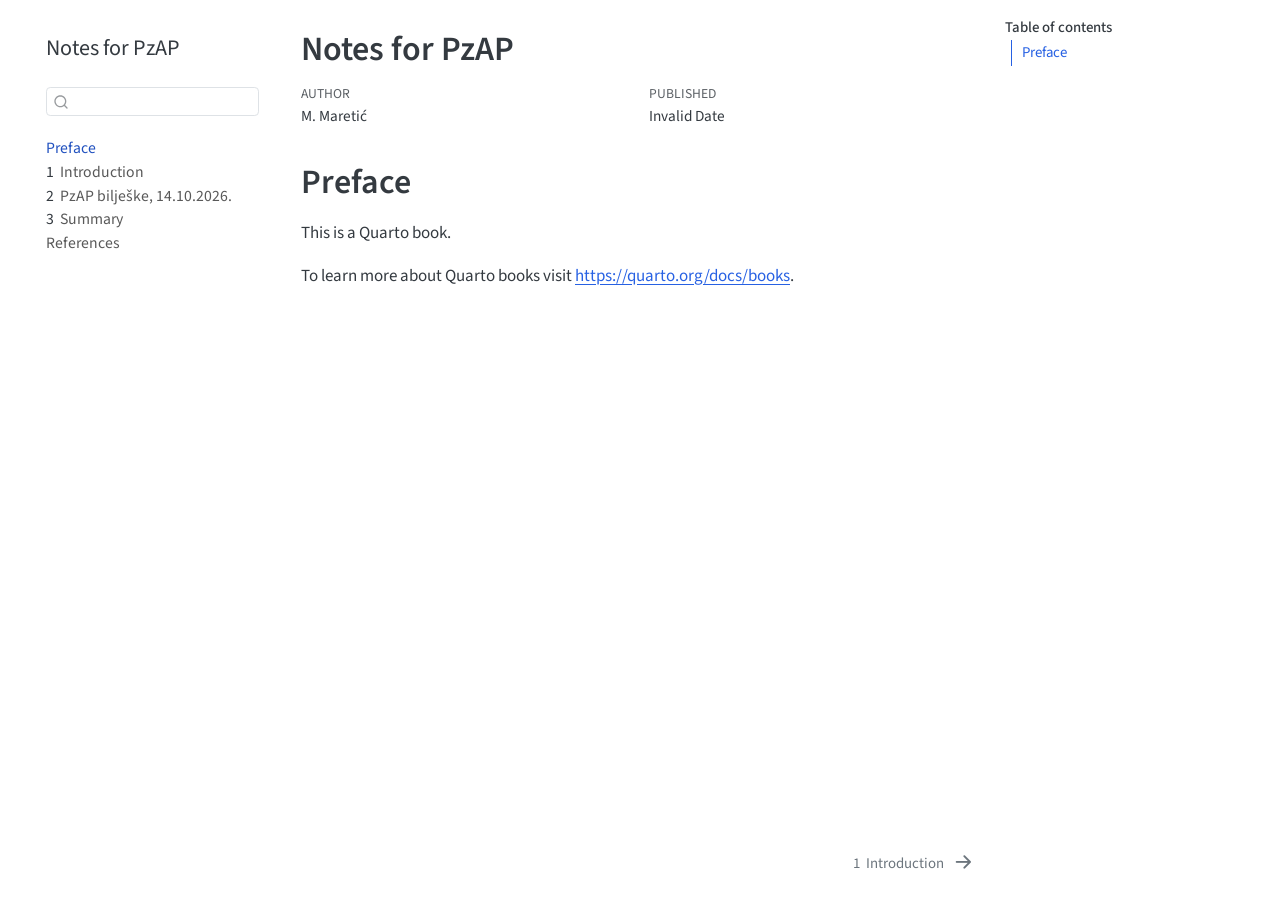
<file: repo/PzAP/index.html>
<!DOCTYPE html>
<html xmlns="http://www.w3.org/1999/xhtml" lang="en" xml:lang="en"><head>

<meta charset="utf-8">
<meta name="generator" content="quarto-1.10.19">

<meta name="viewport" content="width=device-width, initial-scale=1.0, user-scalable=yes">

<meta name="author" content="M. Maretić">

<title>Notes for PzAP</title>
<style>
/* Default styles provided by pandoc.
** See https://pandoc.org/MANUAL.html#variables-for-html for config info.
*/
span.smallcaps{font-variant: small-caps;}
div.columns{display: flex; gap: 1.5em;}
div.column{flex: auto;}
@media screen {
div.columns{gap: min(4vw, 1.5em);}
div.column{overflow-x: auto;}
}
div.hanging-indent{margin-left: 1.5em; text-indent: -1.5em;}
ul.task-list{list-style: none;}
ul.task-list li input[type="checkbox"] {
  width: 0.8em;
  margin: 0 0.8em 0.2em -1em; /* quarto-specific, see https://github.com/quarto-dev/quarto-cli/issues/4556 */ 
  vertical-align: middle;
}
</style>


<script src="site_libs/quarto-nav/quarto-nav.js"></script>
<script src="site_libs/quarto-nav/headroom.min.js"></script>
<script src="site_libs/clipboard/clipboard.min.js"></script>
<script src="site_libs/quarto-search/autocomplete.umd.js"></script>
<script src="site_libs/quarto-search/fuse.min.js"></script>
<script src="site_libs/quarto-search/quarto-search.js"></script>
<meta name="quarto:offset" content="./">
<link href="./intro.html" rel="next">
<script src="site_libs/quarto-html/quarto.js" type="module"></script>
<script src="site_libs/quarto-html/tabsets/tabsets.js" type="module"></script>
<script src="site_libs/quarto-html/popper.min.js"></script>
<script src="site_libs/quarto-html/tippy.umd.min.js"></script>
<script src="site_libs/quarto-html/anchor.min.js"></script>
<link href="site_libs/quarto-html/tippy.css" rel="stylesheet">
<link href="site_libs/quarto-html/quarto-syntax-highlighting-bf27225e3a48a9273f3daa8f8e829971.css" rel="stylesheet" id="quarto-text-highlighting-styles">
<script src="site_libs/bootstrap/bootstrap.min.js"></script>
<link href="site_libs/bootstrap/bootstrap-icons.css" rel="stylesheet">
<link href="site_libs/bootstrap/bootstrap-01e11ddb70ded8013555bad29292ac36.min.css" rel="stylesheet" append-hash="true" id="quarto-bootstrap" data-mode="light">
<script id="quarto-search-options" type="application/json">{
  "location": "sidebar",
  "copy-button": false,
  "collapse-after": 3,
  "panel-placement": "start",
  "type": "textbox",
  "limit": 50,
  "keyboard-shortcut": [
    "f",
    "/",
    "s"
  ],
  "show-item-context": false,
  "language": {
    "search-no-results-text": "No results",
    "search-matching-documents-text": "matching documents",
    "search-copy-link-title": "Copy link to search",
    "search-hide-matches-text": "Hide additional matches",
    "search-more-match-text": "more match in this document",
    "search-more-matches-text": "more matches in this document",
    "search-clear-button-title": "Clear",
    "search-text-placeholder": "",
    "search-detached-cancel-button-title": "Cancel",
    "search-submit-button-title": "Submit",
    "search-label": "Search"
  }
}</script>


</head>

<body class="nav-sidebar floating quarto-light">

<div id="quarto-search-results"></div>
  <header id="quarto-header" class="headroom fixed-top">
  <nav class="quarto-secondary-nav">
    <div class="container-fluid d-flex">
      <button type="button" class="quarto-btn-toggle btn" data-bs-toggle="collapse" role="button" data-bs-target=".quarto-sidebar-collapse-item" aria-controls="quarto-sidebar" aria-expanded="false" aria-label="Toggle sidebar navigation" onclick="if (window.quartoToggleHeadroom) { window.quartoToggleHeadroom(); }">
        <i class="bi bi-layout-text-sidebar-reverse"></i>
      </button>
        <nav class="quarto-page-breadcrumbs" aria-label="breadcrumb"><ol class="breadcrumb"><li class="breadcrumb-item"><a href="./index.html">Preface</a></li></ol></nav>
        <a class="flex-grow-1" role="navigation" data-bs-toggle="collapse" data-bs-target=".quarto-sidebar-collapse-item" aria-controls="quarto-sidebar" aria-expanded="false" aria-label="Toggle sidebar navigation" onclick="if (window.quartoToggleHeadroom) { window.quartoToggleHeadroom(); }">      
        </a>
      <button type="button" class="btn quarto-search-button" aria-label="Search" onclick="window.quartoOpenSearch();">
        <i class="bi bi-search"></i>
      </button>
    </div>
  </nav>
</header>
<!-- content -->
<div id="quarto-content" class="quarto-container page-columns page-rows-contents page-layout-article">
<!-- sidebar -->
  <nav id="quarto-sidebar" class="sidebar collapse collapse-horizontal quarto-sidebar-collapse-item sidebar-navigation floating overflow-auto">
    <div class="pt-lg-2 mt-2 text-left sidebar-header">
    <div class="sidebar-title mb-0 py-0">
      <a href="./">Notes for PzAP</a> 
    </div>
      </div>
        <div class="mt-2 flex-shrink-0 align-items-center">
        <div class="sidebar-search">
        <div id="quarto-search" class="" title="Search"></div>
        </div>
        </div>
    <div class="sidebar-menu-container"> 
    <ul class="list-unstyled mt-1">
        <li class="sidebar-item">
  <div class="sidebar-item-container"> 
  <a href="./index.html" class="sidebar-item-text sidebar-link active">
 <span class="menu-text">Preface</span></a>
  </div>
</li>
        <li class="sidebar-item">
  <div class="sidebar-item-container"> 
  <a href="./intro.html" class="sidebar-item-text sidebar-link">
 <span class="menu-text"><span class="chapter-number">1</span>&nbsp; <span class="chapter-title">Introduction</span></span></a>
  </div>
</li>
        <li class="sidebar-item">
  <div class="sidebar-item-container"> 
  <a href="./PzAP_live_2026_10_14.html" class="sidebar-item-text sidebar-link">
 <span class="menu-text"><span class="chapter-number">2</span>&nbsp; <span class="chapter-title">PzAP bilješke, 14.10.2026.</span></span></a>
  </div>
</li>
        <li class="sidebar-item">
  <div class="sidebar-item-container"> 
  <a href="./summary.html" class="sidebar-item-text sidebar-link">
 <span class="menu-text"><span class="chapter-number">3</span>&nbsp; <span class="chapter-title">Summary</span></span></a>
  </div>
</li>
        <li class="sidebar-item">
  <div class="sidebar-item-container"> 
  <a href="./references.html" class="sidebar-item-text sidebar-link">
 <span class="menu-text">References</span></a>
  </div>
</li>
    </ul>
    </div>
</nav>
<div id="quarto-sidebar-glass" class="quarto-sidebar-collapse-item" data-bs-toggle="collapse" data-bs-target=".quarto-sidebar-collapse-item"></div>
<!-- margin-sidebar -->
    <div id="quarto-margin-sidebar" class="sidebar margin-sidebar">
        <nav id="TOC" role="doc-toc" class="toc-active">
    <h2 id="toc-title">Table of contents</h2>
   
  <ul>
  <li><a href="#preface" id="toc-preface" class="nav-link active" data-scroll-target="#preface">Preface</a></li>
  </ul>
</nav>
    </div>
<!-- main -->
<main class="content" id="quarto-document-content">

<header id="title-block-header" class="quarto-title-block default">
<div class="quarto-title">
<h1 class="title">Notes for PzAP</h1>
</div>



<div class="quarto-title-meta">

    <div>
    <div class="quarto-title-meta-heading">Author</div>
    <div class="quarto-title-meta-contents">
             <p>M. Maretić </p>
          </div>
  </div>
    
    <div>
    <div class="quarto-title-meta-heading">Published</div>
    <div class="quarto-title-meta-contents">
      <p class="date">Invalid Date</p>
    </div>
  </div>
  
    
  </div>
  


</header>


<section id="preface" class="level1 unnumbered">
<h1 class="unnumbered">Preface</h1>
<p>This is a Quarto book.</p>
<p>To learn more about Quarto books visit <a href="https://quarto.org/docs/books" class="uri">https://quarto.org/docs/books</a>.</p>


</section>

</main> <!-- /main -->
<script id="quarto-html-after-body" type="application/javascript">
  window.document.addEventListener("DOMContentLoaded", function (event) {
    const icon = "";
    const anchorJS = new window.AnchorJS();
    anchorJS.options = {
      placement: 'right',
      icon: icon
    };
    anchorJS.add('.anchored');
    const isCodeAnnotation = (el) => {
      for (const clz of el.classList) {
        if (clz.startsWith('code-annotation-')) {                     
          return true;
        }
      }
      return false;
    }
    const onCopySuccess = function(e) {
      // button target
      const button = e.trigger;
      // don't keep focus
      button.blur();
      // flash "checked"
      button.classList.add('code-copy-button-checked');
      var currentTitle = button.getAttribute("title");
      button.setAttribute("title", "Copied!");
      let tooltip;
      if (window.bootstrap) {
        button.setAttribute("data-bs-toggle", "tooltip");
        button.setAttribute("data-bs-placement", "left");
        button.setAttribute("data-bs-title", "Copied!");
        tooltip = new bootstrap.Tooltip(button, 
          { trigger: "manual", 
            customClass: "code-copy-button-tooltip",
            offset: [0, -8]});
        tooltip.show();    
      }
      setTimeout(function() {
        if (tooltip) {
          tooltip.hide();
          button.removeAttribute("data-bs-title");
          button.removeAttribute("data-bs-toggle");
          button.removeAttribute("data-bs-placement");
        }
        button.setAttribute("title", currentTitle);
        button.classList.remove('code-copy-button-checked');
      }, 1000);
      // clear code selection
      e.clearSelection();
    }
    const getTextToCopy = function(trigger) {
      const outerScaffold = trigger.parentElement.cloneNode(true);
      const codeEl = outerScaffold.querySelector('code');
      for (const childEl of codeEl.children) {
        if (isCodeAnnotation(childEl)) {
          childEl.remove();
        }
      }
      return codeEl.innerText;
    }
    const clipboard = new window.ClipboardJS('.code-copy-button:not([data-in-quarto-modal])', {
      text: getTextToCopy
    });
    clipboard.on('success', onCopySuccess);
    if (window.document.getElementById('quarto-embedded-source-code-modal')) {
      const clipboardModal = new window.ClipboardJS('.code-copy-button[data-in-quarto-modal]', {
        text: getTextToCopy,
        container: window.document.getElementById('quarto-embedded-source-code-modal')
      });
      clipboardModal.on('success', onCopySuccess);
    }
      var localhostRegex = new RegExp(/^(?:http|https):\/\/localhost\:?[0-9]*\//);
      var mailtoRegex = new RegExp(/^mailto:/);
        var filterRegex = new RegExp('/' + window.location.host + '/');
      var isInternal = (href) => {
          return filterRegex.test(href) || localhostRegex.test(href) || mailtoRegex.test(href);
      }
      // Inspect non-navigation links and adorn them if external
     var links = window.document.querySelectorAll('a[href]:not(.nav-link):not(.navbar-brand):not(.toc-action):not(.sidebar-link):not(.sidebar-item-toggle):not(.pagination-link):not(.no-external):not([aria-hidden]):not(.dropdown-item):not(.quarto-navigation-tool):not(.about-link)');
      for (var i=0; i<links.length; i++) {
        const link = links[i];
        if (!isInternal(link.href)) {
          // undo the damage that might have been done by quarto-nav.js in the case of
          // links that we want to consider external
          if (link.dataset.originalHref !== undefined) {
            link.href = link.dataset.originalHref;
          }
        }
      }
    function tippyHover(el, contentFn, onTriggerFn, onUntriggerFn) {
      const config = {
        allowHTML: true,
        maxWidth: 500,
        delay: 100,
        arrow: false,
        appendTo: function(el) {
            return el.parentElement;
        },
        interactive: true,
        interactiveBorder: 10,
        theme: 'quarto',
        placement: 'bottom-start',
      };
      if (contentFn) {
        config.content = contentFn;
      }
      if (onTriggerFn) {
        config.onTrigger = onTriggerFn;
      }
      if (onUntriggerFn) {
        config.onUntrigger = onUntriggerFn;
      }
      window.tippy(el, config); 
    }
    const noterefs = window.document.querySelectorAll('a[role="doc-noteref"]');
    for (var i=0; i<noterefs.length; i++) {
      const ref = noterefs[i];
      tippyHover(ref, function() {
        // use id or data attribute instead here
        let href = ref.getAttribute('data-footnote-href') || ref.getAttribute('href');
        try { href = new URL(href).hash; } catch {}
        const id = href.replace(/^#\/?/, "");
        const note = window.document.getElementById(id);
        if (note) {
          return note.innerHTML;
        } else {
          return "";
        }
      });
    }
    const xrefs = window.document.querySelectorAll('a.quarto-xref');
    const processXRef = (id, note) => {
      // Strip column container classes
      const stripColumnClz = (el) => {
        el.classList.remove("page-full", "page-columns");
        if (el.children) {
          for (const child of el.children) {
            stripColumnClz(child);
          }
        }
      }
      stripColumnClz(note)
      if (id === null || id.startsWith('sec-')) {
        // Special case sections, only their first couple elements
        const container = document.createElement("div");
        if (note.children && note.children.length > 2) {
          container.appendChild(note.children[0].cloneNode(true));
          for (let i = 1; i < note.children.length; i++) {
            const child = note.children[i];
            if (child.tagName === "P" && child.innerText === "") {
              continue;
            } else {
              container.appendChild(child.cloneNode(true));
              break;
            }
          }
          if (window.Quarto?.typesetMath) {
            window.Quarto.typesetMath(container);
          }
          return container.innerHTML
        } else {
          if (window.Quarto?.typesetMath) {
            window.Quarto.typesetMath(note);
          }
          return note.innerHTML;
        }
      } else {
        // Remove any anchor links if they are present
        const anchorLink = note.querySelector('a.anchorjs-link');
        if (anchorLink) {
          anchorLink.remove();
        }
        if (window.Quarto?.typesetMath) {
          window.Quarto.typesetMath(note);
        }
        if (note.classList.contains("callout")) {
          return note.outerHTML;
        } else {
          return note.innerHTML;
        }
      }
    }
    for (var i=0; i<xrefs.length; i++) {
      const xref = xrefs[i];
      tippyHover(xref, undefined, function(instance) {
        instance.disable();
        let url = xref.getAttribute('href');
        let hash = undefined; 
        if (url.startsWith('#')) {
          hash = url;
        } else {
          try { hash = new URL(url).hash; } catch {}
        }
        if (hash) {
          const id = hash.replace(/^#\/?/, "");
          const note = window.document.getElementById(id);
          if (note !== null) {
            try {
              const html = processXRef(id, note.cloneNode(true));
              instance.setContent(html);
            } finally {
              instance.enable();
              instance.show();
            }
          } else {
            // See if we can fetch this
            fetch(url.split('#')[0])
            .then(res => res.text())
            .then(html => {
              const parser = new DOMParser();
              const htmlDoc = parser.parseFromString(html, "text/html");
              const note = htmlDoc.getElementById(id);
              if (note !== null) {
                const html = processXRef(id, note);
                instance.setContent(html);
              } 
            }).finally(() => {
              instance.enable();
              instance.show();
            });
          }
        } else {
          // See if we can fetch a full url (with no hash to target)
          // This is a special case and we should probably do some content thinning / targeting
          fetch(url)
          .then(res => res.text())
          .then(html => {
            const parser = new DOMParser();
            const htmlDoc = parser.parseFromString(html, "text/html");
            const note = htmlDoc.querySelector('main.content');
            if (note !== null) {
              // This should only happen for chapter cross references
              // (since there is no id in the URL)
              // remove the first header
              if (note.children.length > 0 && note.children[0].tagName === "HEADER") {
                note.children[0].remove();
              }
              const html = processXRef(null, note);
              instance.setContent(html);
            } 
          }).finally(() => {
            instance.enable();
            instance.show();
          });
        }
      }, function(instance) {
      });
    }
        let selectedAnnoteEl;
        const selectorForAnnotation = ( cell, annotation) => {
          let cellAttr = 'data-code-cell="' + cell + '"';
          let lineAttr = 'data-code-annotation="' +  annotation + '"';
          const selector = 'span[' + cellAttr + '][' + lineAttr + ']';
          return selector;
        }
        const selectCodeLines = (annoteEl) => {
          const doc = window.document;
          const targetCell = annoteEl.getAttribute("data-target-cell");
          const targetAnnotation = annoteEl.getAttribute("data-target-annotation");
          const annoteSpan = window.document.querySelector(selectorForAnnotation(targetCell, targetAnnotation));
          const lines = annoteSpan.getAttribute("data-code-lines").split(",");
          const lineIds = lines.map((line) => {
            return targetCell + "-" + line;
          })
          let top = null;
          let height = null;
          let parent = null;
          if (lineIds.length > 0) {
              //compute the position of the single el (top and bottom and make a div)
              const el = window.document.getElementById(lineIds[0]);
              top = el.offsetTop;
              height = el.offsetHeight;
              parent = el.parentElement.parentElement;
            if (lineIds.length > 1) {
              const lastEl = window.document.getElementById(lineIds[lineIds.length - 1]);
              const bottom = lastEl.offsetTop + lastEl.offsetHeight;
              height = bottom - top;
            }
            if (top !== null && height !== null && parent !== null) {
              // cook up a div (if necessary) and position it 
              let div = window.document.getElementById("code-annotation-line-highlight");
              if (div === null) {
                div = window.document.createElement("div");
                div.setAttribute("id", "code-annotation-line-highlight");
                div.style.position = 'absolute';
                parent.appendChild(div);
              }
              div.style.top = top - 2 + "px";
              div.style.height = height + 4 + "px";
              div.style.left = 0;
              let gutterDiv = window.document.getElementById("code-annotation-line-highlight-gutter");
              if (gutterDiv === null) {
                gutterDiv = window.document.createElement("div");
                gutterDiv.setAttribute("id", "code-annotation-line-highlight-gutter");
                gutterDiv.style.position = 'absolute';
                const codeCell = window.document.getElementById(targetCell);
                const gutter = codeCell.querySelector('.code-annotation-gutter');
                gutter.appendChild(gutterDiv);
              }
              gutterDiv.style.top = top - 2 + "px";
              gutterDiv.style.height = height + 4 + "px";
            }
            selectedAnnoteEl = annoteEl;
          }
        };
        const unselectCodeLines = () => {
          const elementsIds = ["code-annotation-line-highlight", "code-annotation-line-highlight-gutter"];
          elementsIds.forEach((elId) => {
            const div = window.document.getElementById(elId);
            if (div) {
              div.remove();
            }
          });
          selectedAnnoteEl = undefined;
        };
          // Handle positioning of the toggle
      window.addEventListener(
        "resize",
        throttle(() => {
          elRect = undefined;
          if (selectedAnnoteEl) {
            selectCodeLines(selectedAnnoteEl);
          }
        }, 10)
      );
      function throttle(fn, ms) {
      let throttle = false;
      let timer;
        return (...args) => {
          if(!throttle) { // first call gets through
              fn.apply(this, args);
              throttle = true;
          } else { // all the others get throttled
              if(timer) clearTimeout(timer); // cancel #2
              timer = setTimeout(() => {
                fn.apply(this, args);
                timer = throttle = false;
              }, ms);
          }
        };
      }
        // Attach click handler to the DT
        const annoteDls = window.document.querySelectorAll('dt[data-target-cell]');
        for (const annoteDlNode of annoteDls) {
          annoteDlNode.addEventListener('click', (event) => {
            const clickedEl = event.target;
            if (clickedEl !== selectedAnnoteEl) {
              unselectCodeLines();
              const activeEl = window.document.querySelector('dt[data-target-cell].code-annotation-active');
              if (activeEl) {
                activeEl.classList.remove('code-annotation-active');
              }
              selectCodeLines(clickedEl);
              clickedEl.classList.add('code-annotation-active');
            } else {
              // Unselect the line
              unselectCodeLines();
              clickedEl.classList.remove('code-annotation-active');
            }
          });
        }
    const findCites = (el) => {
      const parentEl = el.parentElement;
      if (parentEl) {
        const cites = parentEl.dataset.cites;
        if (cites) {
          return {
            el,
            cites: cites.split(' ')
          };
        } else {
          return findCites(el.parentElement)
        }
      } else {
        return undefined;
      }
    };
    var bibliorefs = window.document.querySelectorAll('a[role="doc-biblioref"]');
    for (var i=0; i<bibliorefs.length; i++) {
      const ref = bibliorefs[i];
      const citeInfo = findCites(ref);
      if (citeInfo) {
        tippyHover(citeInfo.el, function() {
          var popup = window.document.createElement('div');
          citeInfo.cites.forEach(function(cite) {
            var citeDiv = window.document.createElement('div');
            citeDiv.classList.add('hanging-indent');
            citeDiv.classList.add('csl-entry');
            var biblioDiv = window.document.getElementById('ref-' + cite);
            if (biblioDiv) {
              citeDiv.innerHTML = biblioDiv.innerHTML;
            }
            popup.appendChild(citeDiv);
          });
          return popup.innerHTML;
        });
      }
    }
  });
  </script>
<nav class="page-navigation">
  <div class="nav-page nav-page-previous">
  </div>
  <div class="nav-page nav-page-next">
      <a href="./intro.html" class="pagination-link" aria-label="Introduction">
        <span class="nav-page-text"><span class="chapter-number">1</span>&nbsp; <span class="chapter-title">Introduction</span></span> <i class="bi bi-arrow-right-short"></i>
      </a>
  </div>
</nav>
</div> <!-- /content -->




</body></html>
</file>
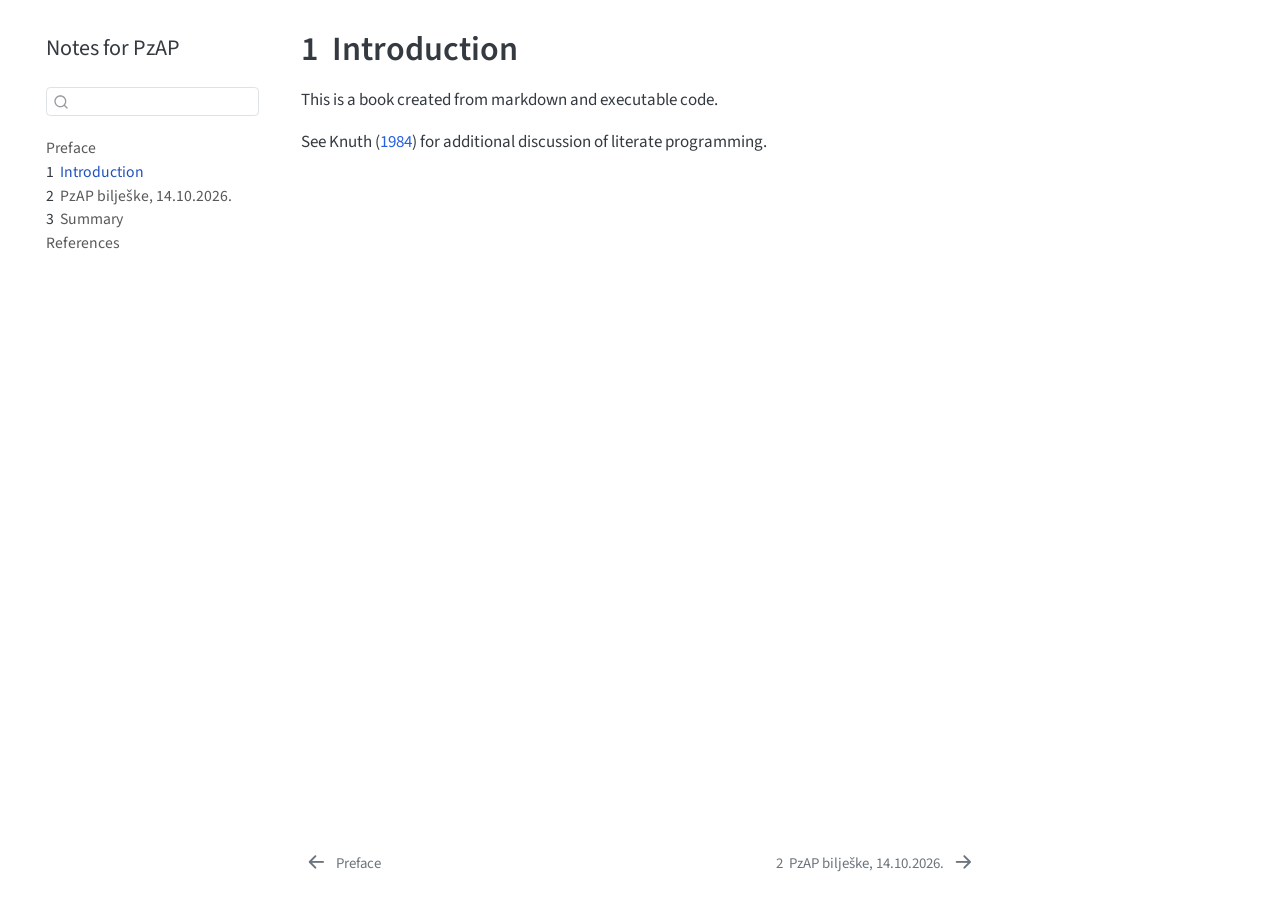
<file: repo/PzAP/intro.html>
<!DOCTYPE html>
<html xmlns="http://www.w3.org/1999/xhtml" lang="en" xml:lang="en"><head>

<meta charset="utf-8">
<meta name="generator" content="quarto-1.10.19">

<meta name="viewport" content="width=device-width, initial-scale=1.0, user-scalable=yes">


<title>1&nbsp; Introduction – Notes for PzAP</title>
<style>
/* Default styles provided by pandoc.
** See https://pandoc.org/MANUAL.html#variables-for-html for config info.
*/
span.smallcaps{font-variant: small-caps;}
div.columns{display: flex; gap: 1.5em;}
div.column{flex: auto;}
@media screen {
div.columns{gap: min(4vw, 1.5em);}
div.column{overflow-x: auto;}
}
div.hanging-indent{margin-left: 1.5em; text-indent: -1.5em;}
ul.task-list{list-style: none;}
ul.task-list li input[type="checkbox"] {
  width: 0.8em;
  margin: 0 0.8em 0.2em -1em; /* quarto-specific, see https://github.com/quarto-dev/quarto-cli/issues/4556 */ 
  vertical-align: middle;
}
/* CSS for citations */
div.csl-bib-body { }
div.csl-entry {
  clear: both;
}
.hanging-indent div.csl-entry {
  margin-left:2em;
  text-indent:-2em;
}
div.csl-left-margin {
  min-width:2em;
  float:left;
}
div.csl-right-inline {
  margin-left:2em;
  padding-left:1em;
}
div.csl-indent {
  margin-left: 2em;
}</style>


<script src="site_libs/quarto-nav/quarto-nav.js"></script>
<script src="site_libs/quarto-nav/headroom.min.js"></script>
<script src="site_libs/clipboard/clipboard.min.js"></script>
<script src="site_libs/quarto-search/autocomplete.umd.js"></script>
<script src="site_libs/quarto-search/fuse.min.js"></script>
<script src="site_libs/quarto-search/quarto-search.js"></script>
<meta name="quarto:offset" content="./">
<link href="./PzAP_live_2026_10_14.html" rel="next">
<link href="./index.html" rel="prev">
<script src="site_libs/quarto-html/quarto.js" type="module"></script>
<script src="site_libs/quarto-html/tabsets/tabsets.js" type="module"></script>
<script src="site_libs/quarto-html/popper.min.js"></script>
<script src="site_libs/quarto-html/tippy.umd.min.js"></script>
<script src="site_libs/quarto-html/anchor.min.js"></script>
<link href="site_libs/quarto-html/tippy.css" rel="stylesheet">
<link href="site_libs/quarto-html/quarto-syntax-highlighting-bf27225e3a48a9273f3daa8f8e829971.css" rel="stylesheet" id="quarto-text-highlighting-styles">
<script src="site_libs/bootstrap/bootstrap.min.js"></script>
<link href="site_libs/bootstrap/bootstrap-icons.css" rel="stylesheet">
<link href="site_libs/bootstrap/bootstrap-01e11ddb70ded8013555bad29292ac36.min.css" rel="stylesheet" append-hash="true" id="quarto-bootstrap" data-mode="light">
<script id="quarto-search-options" type="application/json">{
  "location": "sidebar",
  "copy-button": false,
  "collapse-after": 3,
  "panel-placement": "start",
  "type": "textbox",
  "limit": 50,
  "keyboard-shortcut": [
    "f",
    "/",
    "s"
  ],
  "show-item-context": false,
  "language": {
    "search-no-results-text": "No results",
    "search-matching-documents-text": "matching documents",
    "search-copy-link-title": "Copy link to search",
    "search-hide-matches-text": "Hide additional matches",
    "search-more-match-text": "more match in this document",
    "search-more-matches-text": "more matches in this document",
    "search-clear-button-title": "Clear",
    "search-text-placeholder": "",
    "search-detached-cancel-button-title": "Cancel",
    "search-submit-button-title": "Submit",
    "search-label": "Search"
  }
}</script>


</head>

<body class="nav-sidebar floating quarto-light">

<div id="quarto-search-results"></div>
  <header id="quarto-header" class="headroom fixed-top">
  <nav class="quarto-secondary-nav">
    <div class="container-fluid d-flex">
      <button type="button" class="quarto-btn-toggle btn" data-bs-toggle="collapse" role="button" data-bs-target=".quarto-sidebar-collapse-item" aria-controls="quarto-sidebar" aria-expanded="false" aria-label="Toggle sidebar navigation" onclick="if (window.quartoToggleHeadroom) { window.quartoToggleHeadroom(); }">
        <i class="bi bi-layout-text-sidebar-reverse"></i>
      </button>
        <nav class="quarto-page-breadcrumbs" aria-label="breadcrumb"><ol class="breadcrumb"><li class="breadcrumb-item"><a href="./intro.html"><span class="chapter-number">1</span>&nbsp; <span class="chapter-title">Introduction</span></a></li></ol></nav>
        <a class="flex-grow-1" role="navigation" data-bs-toggle="collapse" data-bs-target=".quarto-sidebar-collapse-item" aria-controls="quarto-sidebar" aria-expanded="false" aria-label="Toggle sidebar navigation" onclick="if (window.quartoToggleHeadroom) { window.quartoToggleHeadroom(); }">      
        </a>
      <button type="button" class="btn quarto-search-button" aria-label="Search" onclick="window.quartoOpenSearch();">
        <i class="bi bi-search"></i>
      </button>
    </div>
  </nav>
</header>
<!-- content -->
<div id="quarto-content" class="quarto-container page-columns page-rows-contents page-layout-article">
<!-- sidebar -->
  <nav id="quarto-sidebar" class="sidebar collapse collapse-horizontal quarto-sidebar-collapse-item sidebar-navigation floating overflow-auto">
    <div class="pt-lg-2 mt-2 text-left sidebar-header">
    <div class="sidebar-title mb-0 py-0">
      <a href="./">Notes for PzAP</a> 
    </div>
      </div>
        <div class="mt-2 flex-shrink-0 align-items-center">
        <div class="sidebar-search">
        <div id="quarto-search" class="" title="Search"></div>
        </div>
        </div>
    <div class="sidebar-menu-container"> 
    <ul class="list-unstyled mt-1">
        <li class="sidebar-item">
  <div class="sidebar-item-container"> 
  <a href="./index.html" class="sidebar-item-text sidebar-link">
 <span class="menu-text">Preface</span></a>
  </div>
</li>
        <li class="sidebar-item">
  <div class="sidebar-item-container"> 
  <a href="./intro.html" class="sidebar-item-text sidebar-link active">
 <span class="menu-text"><span class="chapter-number">1</span>&nbsp; <span class="chapter-title">Introduction</span></span></a>
  </div>
</li>
        <li class="sidebar-item">
  <div class="sidebar-item-container"> 
  <a href="./PzAP_live_2026_10_14.html" class="sidebar-item-text sidebar-link">
 <span class="menu-text"><span class="chapter-number">2</span>&nbsp; <span class="chapter-title">PzAP bilješke, 14.10.2026.</span></span></a>
  </div>
</li>
        <li class="sidebar-item">
  <div class="sidebar-item-container"> 
  <a href="./summary.html" class="sidebar-item-text sidebar-link">
 <span class="menu-text"><span class="chapter-number">3</span>&nbsp; <span class="chapter-title">Summary</span></span></a>
  </div>
</li>
        <li class="sidebar-item">
  <div class="sidebar-item-container"> 
  <a href="./references.html" class="sidebar-item-text sidebar-link">
 <span class="menu-text">References</span></a>
  </div>
</li>
    </ul>
    </div>
</nav>
<div id="quarto-sidebar-glass" class="quarto-sidebar-collapse-item" data-bs-toggle="collapse" data-bs-target=".quarto-sidebar-collapse-item"></div>
<!-- margin-sidebar -->
    <div id="quarto-margin-sidebar" class="sidebar margin-sidebar zindex-bottom">
        
    </div>
<!-- main -->
<main class="content" id="quarto-document-content">

<header id="title-block-header" class="quarto-title-block default">
<div class="quarto-title">
<h1 class="title"><span class="chapter-number">1</span>&nbsp; <span class="chapter-title">Introduction</span></h1>
</div>



<div class="quarto-title-meta">

    
  
    
  </div>
  


</header>


<p>This is a book created from markdown and executable code.</p>
<p>See <span class="citation" data-cites="knuth84">Knuth (<a href="references.html#ref-knuth84" role="doc-biblioref">1984</a>)</span> for additional discussion of literate programming.</p>


<div id="refs" class="references csl-bib-body hanging-indent" role="list" style="display: none">
<div id="ref-knuth84" class="csl-entry" role="listitem">
Knuth, Donald E. 1984. <span>“Literate Programming.”</span> <em>Comput. J.</em> (USA) 27 (2): 97–111. <a href="https://doi.org/10.1093/comjnl/27.2.97">https://doi.org/10.1093/comjnl/27.2.97</a>.
</div>
</div>

</main> <!-- /main -->
<script id="quarto-html-after-body" type="application/javascript">
  window.document.addEventListener("DOMContentLoaded", function (event) {
    const icon = "";
    const anchorJS = new window.AnchorJS();
    anchorJS.options = {
      placement: 'right',
      icon: icon
    };
    anchorJS.add('.anchored');
    const isCodeAnnotation = (el) => {
      for (const clz of el.classList) {
        if (clz.startsWith('code-annotation-')) {                     
          return true;
        }
      }
      return false;
    }
    const onCopySuccess = function(e) {
      // button target
      const button = e.trigger;
      // don't keep focus
      button.blur();
      // flash "checked"
      button.classList.add('code-copy-button-checked');
      var currentTitle = button.getAttribute("title");
      button.setAttribute("title", "Copied!");
      let tooltip;
      if (window.bootstrap) {
        button.setAttribute("data-bs-toggle", "tooltip");
        button.setAttribute("data-bs-placement", "left");
        button.setAttribute("data-bs-title", "Copied!");
        tooltip = new bootstrap.Tooltip(button, 
          { trigger: "manual", 
            customClass: "code-copy-button-tooltip",
            offset: [0, -8]});
        tooltip.show();    
      }
      setTimeout(function() {
        if (tooltip) {
          tooltip.hide();
          button.removeAttribute("data-bs-title");
          button.removeAttribute("data-bs-toggle");
          button.removeAttribute("data-bs-placement");
        }
        button.setAttribute("title", currentTitle);
        button.classList.remove('code-copy-button-checked');
      }, 1000);
      // clear code selection
      e.clearSelection();
    }
    const getTextToCopy = function(trigger) {
      const outerScaffold = trigger.parentElement.cloneNode(true);
      const codeEl = outerScaffold.querySelector('code');
      for (const childEl of codeEl.children) {
        if (isCodeAnnotation(childEl)) {
          childEl.remove();
        }
      }
      return codeEl.innerText;
    }
    const clipboard = new window.ClipboardJS('.code-copy-button:not([data-in-quarto-modal])', {
      text: getTextToCopy
    });
    clipboard.on('success', onCopySuccess);
    if (window.document.getElementById('quarto-embedded-source-code-modal')) {
      const clipboardModal = new window.ClipboardJS('.code-copy-button[data-in-quarto-modal]', {
        text: getTextToCopy,
        container: window.document.getElementById('quarto-embedded-source-code-modal')
      });
      clipboardModal.on('success', onCopySuccess);
    }
      var localhostRegex = new RegExp(/^(?:http|https):\/\/localhost\:?[0-9]*\//);
      var mailtoRegex = new RegExp(/^mailto:/);
        var filterRegex = new RegExp('/' + window.location.host + '/');
      var isInternal = (href) => {
          return filterRegex.test(href) || localhostRegex.test(href) || mailtoRegex.test(href);
      }
      // Inspect non-navigation links and adorn them if external
     var links = window.document.querySelectorAll('a[href]:not(.nav-link):not(.navbar-brand):not(.toc-action):not(.sidebar-link):not(.sidebar-item-toggle):not(.pagination-link):not(.no-external):not([aria-hidden]):not(.dropdown-item):not(.quarto-navigation-tool):not(.about-link)');
      for (var i=0; i<links.length; i++) {
        const link = links[i];
        if (!isInternal(link.href)) {
          // undo the damage that might have been done by quarto-nav.js in the case of
          // links that we want to consider external
          if (link.dataset.originalHref !== undefined) {
            link.href = link.dataset.originalHref;
          }
        }
      }
    function tippyHover(el, contentFn, onTriggerFn, onUntriggerFn) {
      const config = {
        allowHTML: true,
        maxWidth: 500,
        delay: 100,
        arrow: false,
        appendTo: function(el) {
            return el.parentElement;
        },
        interactive: true,
        interactiveBorder: 10,
        theme: 'quarto',
        placement: 'bottom-start',
      };
      if (contentFn) {
        config.content = contentFn;
      }
      if (onTriggerFn) {
        config.onTrigger = onTriggerFn;
      }
      if (onUntriggerFn) {
        config.onUntrigger = onUntriggerFn;
      }
      window.tippy(el, config); 
    }
    const noterefs = window.document.querySelectorAll('a[role="doc-noteref"]');
    for (var i=0; i<noterefs.length; i++) {
      const ref = noterefs[i];
      tippyHover(ref, function() {
        // use id or data attribute instead here
        let href = ref.getAttribute('data-footnote-href') || ref.getAttribute('href');
        try { href = new URL(href).hash; } catch {}
        const id = href.replace(/^#\/?/, "");
        const note = window.document.getElementById(id);
        if (note) {
          return note.innerHTML;
        } else {
          return "";
        }
      });
    }
    const xrefs = window.document.querySelectorAll('a.quarto-xref');
    const processXRef = (id, note) => {
      // Strip column container classes
      const stripColumnClz = (el) => {
        el.classList.remove("page-full", "page-columns");
        if (el.children) {
          for (const child of el.children) {
            stripColumnClz(child);
          }
        }
      }
      stripColumnClz(note)
      if (id === null || id.startsWith('sec-')) {
        // Special case sections, only their first couple elements
        const container = document.createElement("div");
        if (note.children && note.children.length > 2) {
          container.appendChild(note.children[0].cloneNode(true));
          for (let i = 1; i < note.children.length; i++) {
            const child = note.children[i];
            if (child.tagName === "P" && child.innerText === "") {
              continue;
            } else {
              container.appendChild(child.cloneNode(true));
              break;
            }
          }
          if (window.Quarto?.typesetMath) {
            window.Quarto.typesetMath(container);
          }
          return container.innerHTML
        } else {
          if (window.Quarto?.typesetMath) {
            window.Quarto.typesetMath(note);
          }
          return note.innerHTML;
        }
      } else {
        // Remove any anchor links if they are present
        const anchorLink = note.querySelector('a.anchorjs-link');
        if (anchorLink) {
          anchorLink.remove();
        }
        if (window.Quarto?.typesetMath) {
          window.Quarto.typesetMath(note);
        }
        if (note.classList.contains("callout")) {
          return note.outerHTML;
        } else {
          return note.innerHTML;
        }
      }
    }
    for (var i=0; i<xrefs.length; i++) {
      const xref = xrefs[i];
      tippyHover(xref, undefined, function(instance) {
        instance.disable();
        let url = xref.getAttribute('href');
        let hash = undefined; 
        if (url.startsWith('#')) {
          hash = url;
        } else {
          try { hash = new URL(url).hash; } catch {}
        }
        if (hash) {
          const id = hash.replace(/^#\/?/, "");
          const note = window.document.getElementById(id);
          if (note !== null) {
            try {
              const html = processXRef(id, note.cloneNode(true));
              instance.setContent(html);
            } finally {
              instance.enable();
              instance.show();
            }
          } else {
            // See if we can fetch this
            fetch(url.split('#')[0])
            .then(res => res.text())
            .then(html => {
              const parser = new DOMParser();
              const htmlDoc = parser.parseFromString(html, "text/html");
              const note = htmlDoc.getElementById(id);
              if (note !== null) {
                const html = processXRef(id, note);
                instance.setContent(html);
              } 
            }).finally(() => {
              instance.enable();
              instance.show();
            });
          }
        } else {
          // See if we can fetch a full url (with no hash to target)
          // This is a special case and we should probably do some content thinning / targeting
          fetch(url)
          .then(res => res.text())
          .then(html => {
            const parser = new DOMParser();
            const htmlDoc = parser.parseFromString(html, "text/html");
            const note = htmlDoc.querySelector('main.content');
            if (note !== null) {
              // This should only happen for chapter cross references
              // (since there is no id in the URL)
              // remove the first header
              if (note.children.length > 0 && note.children[0].tagName === "HEADER") {
                note.children[0].remove();
              }
              const html = processXRef(null, note);
              instance.setContent(html);
            } 
          }).finally(() => {
            instance.enable();
            instance.show();
          });
        }
      }, function(instance) {
      });
    }
        let selectedAnnoteEl;
        const selectorForAnnotation = ( cell, annotation) => {
          let cellAttr = 'data-code-cell="' + cell + '"';
          let lineAttr = 'data-code-annotation="' +  annotation + '"';
          const selector = 'span[' + cellAttr + '][' + lineAttr + ']';
          return selector;
        }
        const selectCodeLines = (annoteEl) => {
          const doc = window.document;
          const targetCell = annoteEl.getAttribute("data-target-cell");
          const targetAnnotation = annoteEl.getAttribute("data-target-annotation");
          const annoteSpan = window.document.querySelector(selectorForAnnotation(targetCell, targetAnnotation));
          const lines = annoteSpan.getAttribute("data-code-lines").split(",");
          const lineIds = lines.map((line) => {
            return targetCell + "-" + line;
          })
          let top = null;
          let height = null;
          let parent = null;
          if (lineIds.length > 0) {
              //compute the position of the single el (top and bottom and make a div)
              const el = window.document.getElementById(lineIds[0]);
              top = el.offsetTop;
              height = el.offsetHeight;
              parent = el.parentElement.parentElement;
            if (lineIds.length > 1) {
              const lastEl = window.document.getElementById(lineIds[lineIds.length - 1]);
              const bottom = lastEl.offsetTop + lastEl.offsetHeight;
              height = bottom - top;
            }
            if (top !== null && height !== null && parent !== null) {
              // cook up a div (if necessary) and position it 
              let div = window.document.getElementById("code-annotation-line-highlight");
              if (div === null) {
                div = window.document.createElement("div");
                div.setAttribute("id", "code-annotation-line-highlight");
                div.style.position = 'absolute';
                parent.appendChild(div);
              }
              div.style.top = top - 2 + "px";
              div.style.height = height + 4 + "px";
              div.style.left = 0;
              let gutterDiv = window.document.getElementById("code-annotation-line-highlight-gutter");
              if (gutterDiv === null) {
                gutterDiv = window.document.createElement("div");
                gutterDiv.setAttribute("id", "code-annotation-line-highlight-gutter");
                gutterDiv.style.position = 'absolute';
                const codeCell = window.document.getElementById(targetCell);
                const gutter = codeCell.querySelector('.code-annotation-gutter');
                gutter.appendChild(gutterDiv);
              }
              gutterDiv.style.top = top - 2 + "px";
              gutterDiv.style.height = height + 4 + "px";
            }
            selectedAnnoteEl = annoteEl;
          }
        };
        const unselectCodeLines = () => {
          const elementsIds = ["code-annotation-line-highlight", "code-annotation-line-highlight-gutter"];
          elementsIds.forEach((elId) => {
            const div = window.document.getElementById(elId);
            if (div) {
              div.remove();
            }
          });
          selectedAnnoteEl = undefined;
        };
          // Handle positioning of the toggle
      window.addEventListener(
        "resize",
        throttle(() => {
          elRect = undefined;
          if (selectedAnnoteEl) {
            selectCodeLines(selectedAnnoteEl);
          }
        }, 10)
      );
      function throttle(fn, ms) {
      let throttle = false;
      let timer;
        return (...args) => {
          if(!throttle) { // first call gets through
              fn.apply(this, args);
              throttle = true;
          } else { // all the others get throttled
              if(timer) clearTimeout(timer); // cancel #2
              timer = setTimeout(() => {
                fn.apply(this, args);
                timer = throttle = false;
              }, ms);
          }
        };
      }
        // Attach click handler to the DT
        const annoteDls = window.document.querySelectorAll('dt[data-target-cell]');
        for (const annoteDlNode of annoteDls) {
          annoteDlNode.addEventListener('click', (event) => {
            const clickedEl = event.target;
            if (clickedEl !== selectedAnnoteEl) {
              unselectCodeLines();
              const activeEl = window.document.querySelector('dt[data-target-cell].code-annotation-active');
              if (activeEl) {
                activeEl.classList.remove('code-annotation-active');
              }
              selectCodeLines(clickedEl);
              clickedEl.classList.add('code-annotation-active');
            } else {
              // Unselect the line
              unselectCodeLines();
              clickedEl.classList.remove('code-annotation-active');
            }
          });
        }
    const findCites = (el) => {
      const parentEl = el.parentElement;
      if (parentEl) {
        const cites = parentEl.dataset.cites;
        if (cites) {
          return {
            el,
            cites: cites.split(' ')
          };
        } else {
          return findCites(el.parentElement)
        }
      } else {
        return undefined;
      }
    };
    var bibliorefs = window.document.querySelectorAll('a[role="doc-biblioref"]');
    for (var i=0; i<bibliorefs.length; i++) {
      const ref = bibliorefs[i];
      const citeInfo = findCites(ref);
      if (citeInfo) {
        tippyHover(citeInfo.el, function() {
          var popup = window.document.createElement('div');
          citeInfo.cites.forEach(function(cite) {
            var citeDiv = window.document.createElement('div');
            citeDiv.classList.add('hanging-indent');
            citeDiv.classList.add('csl-entry');
            var biblioDiv = window.document.getElementById('ref-' + cite);
            if (biblioDiv) {
              citeDiv.innerHTML = biblioDiv.innerHTML;
            }
            popup.appendChild(citeDiv);
          });
          return popup.innerHTML;
        });
      }
    }
  });
  </script>
<nav class="page-navigation">
  <div class="nav-page nav-page-previous">
      <a href="./index.html" class="pagination-link" aria-label="Preface">
        <i class="bi bi-arrow-left-short"></i> <span class="nav-page-text">Preface</span>
      </a>          
  </div>
  <div class="nav-page nav-page-next">
      <a href="./PzAP_live_2026_10_14.html" class="pagination-link" aria-label="PzAP bilješke, 14.10.2026.">
        <span class="nav-page-text"><span class="chapter-number">2</span>&nbsp; <span class="chapter-title">PzAP bilješke, 14.10.2026.</span></span> <i class="bi bi-arrow-right-short"></i>
      </a>
  </div>
</nav>
</div> <!-- /content -->




</body></html>
</file>
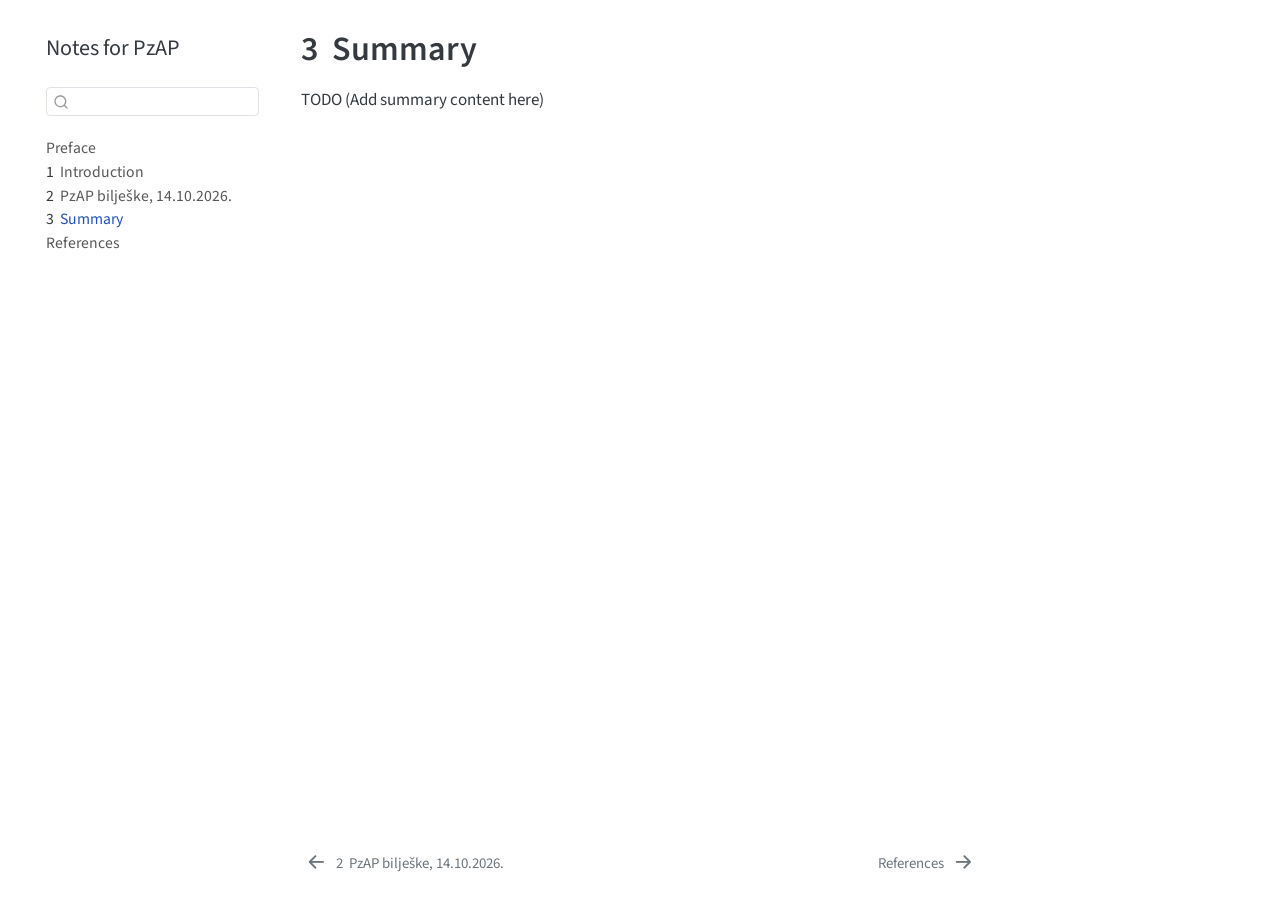
<file: repo/PzAP/summary.html>
<!DOCTYPE html>
<html xmlns="http://www.w3.org/1999/xhtml" lang="en" xml:lang="en"><head>

<meta charset="utf-8">
<meta name="generator" content="quarto-1.10.19">

<meta name="viewport" content="width=device-width, initial-scale=1.0, user-scalable=yes">


<title>3&nbsp; Summary – Notes for PzAP</title>
<style>
/* Default styles provided by pandoc.
** See https://pandoc.org/MANUAL.html#variables-for-html for config info.
*/
span.smallcaps{font-variant: small-caps;}
div.columns{display: flex; gap: 1.5em;}
div.column{flex: auto;}
@media screen {
div.columns{gap: min(4vw, 1.5em);}
div.column{overflow-x: auto;}
}
div.hanging-indent{margin-left: 1.5em; text-indent: -1.5em;}
ul.task-list{list-style: none;}
ul.task-list li input[type="checkbox"] {
  width: 0.8em;
  margin: 0 0.8em 0.2em -1em; /* quarto-specific, see https://github.com/quarto-dev/quarto-cli/issues/4556 */ 
  vertical-align: middle;
}
</style>


<script src="site_libs/quarto-nav/quarto-nav.js"></script>
<script src="site_libs/quarto-nav/headroom.min.js"></script>
<script src="site_libs/clipboard/clipboard.min.js"></script>
<script src="site_libs/quarto-search/autocomplete.umd.js"></script>
<script src="site_libs/quarto-search/fuse.min.js"></script>
<script src="site_libs/quarto-search/quarto-search.js"></script>
<meta name="quarto:offset" content="./">
<link href="./references.html" rel="next">
<link href="./PzAP_live_2026_10_14.html" rel="prev">
<script src="site_libs/quarto-html/quarto.js" type="module"></script>
<script src="site_libs/quarto-html/tabsets/tabsets.js" type="module"></script>
<script src="site_libs/quarto-html/popper.min.js"></script>
<script src="site_libs/quarto-html/tippy.umd.min.js"></script>
<script src="site_libs/quarto-html/anchor.min.js"></script>
<link href="site_libs/quarto-html/tippy.css" rel="stylesheet">
<link href="site_libs/quarto-html/quarto-syntax-highlighting-bf27225e3a48a9273f3daa8f8e829971.css" rel="stylesheet" id="quarto-text-highlighting-styles">
<script src="site_libs/bootstrap/bootstrap.min.js"></script>
<link href="site_libs/bootstrap/bootstrap-icons.css" rel="stylesheet">
<link href="site_libs/bootstrap/bootstrap-01e11ddb70ded8013555bad29292ac36.min.css" rel="stylesheet" append-hash="true" id="quarto-bootstrap" data-mode="light">
<script id="quarto-search-options" type="application/json">{
  "location": "sidebar",
  "copy-button": false,
  "collapse-after": 3,
  "panel-placement": "start",
  "type": "textbox",
  "limit": 50,
  "keyboard-shortcut": [
    "f",
    "/",
    "s"
  ],
  "show-item-context": false,
  "language": {
    "search-no-results-text": "No results",
    "search-matching-documents-text": "matching documents",
    "search-copy-link-title": "Copy link to search",
    "search-hide-matches-text": "Hide additional matches",
    "search-more-match-text": "more match in this document",
    "search-more-matches-text": "more matches in this document",
    "search-clear-button-title": "Clear",
    "search-text-placeholder": "",
    "search-detached-cancel-button-title": "Cancel",
    "search-submit-button-title": "Submit",
    "search-label": "Search"
  }
}</script>


</head>

<body class="nav-sidebar floating quarto-light">

<div id="quarto-search-results"></div>
  <header id="quarto-header" class="headroom fixed-top">
  <nav class="quarto-secondary-nav">
    <div class="container-fluid d-flex">
      <button type="button" class="quarto-btn-toggle btn" data-bs-toggle="collapse" role="button" data-bs-target=".quarto-sidebar-collapse-item" aria-controls="quarto-sidebar" aria-expanded="false" aria-label="Toggle sidebar navigation" onclick="if (window.quartoToggleHeadroom) { window.quartoToggleHeadroom(); }">
        <i class="bi bi-layout-text-sidebar-reverse"></i>
      </button>
        <nav class="quarto-page-breadcrumbs" aria-label="breadcrumb"><ol class="breadcrumb"><li class="breadcrumb-item"><a href="./summary.html"><span class="chapter-number">3</span>&nbsp; <span class="chapter-title">Summary</span></a></li></ol></nav>
        <a class="flex-grow-1" role="navigation" data-bs-toggle="collapse" data-bs-target=".quarto-sidebar-collapse-item" aria-controls="quarto-sidebar" aria-expanded="false" aria-label="Toggle sidebar navigation" onclick="if (window.quartoToggleHeadroom) { window.quartoToggleHeadroom(); }">      
        </a>
      <button type="button" class="btn quarto-search-button" aria-label="Search" onclick="window.quartoOpenSearch();">
        <i class="bi bi-search"></i>
      </button>
    </div>
  </nav>
</header>
<!-- content -->
<div id="quarto-content" class="quarto-container page-columns page-rows-contents page-layout-article">
<!-- sidebar -->
  <nav id="quarto-sidebar" class="sidebar collapse collapse-horizontal quarto-sidebar-collapse-item sidebar-navigation floating overflow-auto">
    <div class="pt-lg-2 mt-2 text-left sidebar-header">
    <div class="sidebar-title mb-0 py-0">
      <a href="./">Notes for PzAP</a> 
    </div>
      </div>
        <div class="mt-2 flex-shrink-0 align-items-center">
        <div class="sidebar-search">
        <div id="quarto-search" class="" title="Search"></div>
        </div>
        </div>
    <div class="sidebar-menu-container"> 
    <ul class="list-unstyled mt-1">
        <li class="sidebar-item">
  <div class="sidebar-item-container"> 
  <a href="./index.html" class="sidebar-item-text sidebar-link">
 <span class="menu-text">Preface</span></a>
  </div>
</li>
        <li class="sidebar-item">
  <div class="sidebar-item-container"> 
  <a href="./intro.html" class="sidebar-item-text sidebar-link">
 <span class="menu-text"><span class="chapter-number">1</span>&nbsp; <span class="chapter-title">Introduction</span></span></a>
  </div>
</li>
        <li class="sidebar-item">
  <div class="sidebar-item-container"> 
  <a href="./PzAP_live_2026_10_14.html" class="sidebar-item-text sidebar-link">
 <span class="menu-text"><span class="chapter-number">2</span>&nbsp; <span class="chapter-title">PzAP bilješke, 14.10.2026.</span></span></a>
  </div>
</li>
        <li class="sidebar-item">
  <div class="sidebar-item-container"> 
  <a href="./summary.html" class="sidebar-item-text sidebar-link active">
 <span class="menu-text"><span class="chapter-number">3</span>&nbsp; <span class="chapter-title">Summary</span></span></a>
  </div>
</li>
        <li class="sidebar-item">
  <div class="sidebar-item-container"> 
  <a href="./references.html" class="sidebar-item-text sidebar-link">
 <span class="menu-text">References</span></a>
  </div>
</li>
    </ul>
    </div>
</nav>
<div id="quarto-sidebar-glass" class="quarto-sidebar-collapse-item" data-bs-toggle="collapse" data-bs-target=".quarto-sidebar-collapse-item"></div>
<!-- margin-sidebar -->
    <div id="quarto-margin-sidebar" class="sidebar margin-sidebar zindex-bottom">
        
    </div>
<!-- main -->
<main class="content" id="quarto-document-content">

<header id="title-block-header" class="quarto-title-block default">
<div class="quarto-title">
<h1 class="title"><span class="chapter-number">3</span>&nbsp; <span class="chapter-title">Summary</span></h1>
</div>



<div class="quarto-title-meta">

    
  
    
  </div>
  


</header>


<p>TODO (Add summary content here)</p>



</main> <!-- /main -->
<script id="quarto-html-after-body" type="application/javascript">
  window.document.addEventListener("DOMContentLoaded", function (event) {
    const icon = "";
    const anchorJS = new window.AnchorJS();
    anchorJS.options = {
      placement: 'right',
      icon: icon
    };
    anchorJS.add('.anchored');
    const isCodeAnnotation = (el) => {
      for (const clz of el.classList) {
        if (clz.startsWith('code-annotation-')) {                     
          return true;
        }
      }
      return false;
    }
    const onCopySuccess = function(e) {
      // button target
      const button = e.trigger;
      // don't keep focus
      button.blur();
      // flash "checked"
      button.classList.add('code-copy-button-checked');
      var currentTitle = button.getAttribute("title");
      button.setAttribute("title", "Copied!");
      let tooltip;
      if (window.bootstrap) {
        button.setAttribute("data-bs-toggle", "tooltip");
        button.setAttribute("data-bs-placement", "left");
        button.setAttribute("data-bs-title", "Copied!");
        tooltip = new bootstrap.Tooltip(button, 
          { trigger: "manual", 
            customClass: "code-copy-button-tooltip",
            offset: [0, -8]});
        tooltip.show();    
      }
      setTimeout(function() {
        if (tooltip) {
          tooltip.hide();
          button.removeAttribute("data-bs-title");
          button.removeAttribute("data-bs-toggle");
          button.removeAttribute("data-bs-placement");
        }
        button.setAttribute("title", currentTitle);
        button.classList.remove('code-copy-button-checked');
      }, 1000);
      // clear code selection
      e.clearSelection();
    }
    const getTextToCopy = function(trigger) {
      const outerScaffold = trigger.parentElement.cloneNode(true);
      const codeEl = outerScaffold.querySelector('code');
      for (const childEl of codeEl.children) {
        if (isCodeAnnotation(childEl)) {
          childEl.remove();
        }
      }
      return codeEl.innerText;
    }
    const clipboard = new window.ClipboardJS('.code-copy-button:not([data-in-quarto-modal])', {
      text: getTextToCopy
    });
    clipboard.on('success', onCopySuccess);
    if (window.document.getElementById('quarto-embedded-source-code-modal')) {
      const clipboardModal = new window.ClipboardJS('.code-copy-button[data-in-quarto-modal]', {
        text: getTextToCopy,
        container: window.document.getElementById('quarto-embedded-source-code-modal')
      });
      clipboardModal.on('success', onCopySuccess);
    }
      var localhostRegex = new RegExp(/^(?:http|https):\/\/localhost\:?[0-9]*\//);
      var mailtoRegex = new RegExp(/^mailto:/);
        var filterRegex = new RegExp('/' + window.location.host + '/');
      var isInternal = (href) => {
          return filterRegex.test(href) || localhostRegex.test(href) || mailtoRegex.test(href);
      }
      // Inspect non-navigation links and adorn them if external
     var links = window.document.querySelectorAll('a[href]:not(.nav-link):not(.navbar-brand):not(.toc-action):not(.sidebar-link):not(.sidebar-item-toggle):not(.pagination-link):not(.no-external):not([aria-hidden]):not(.dropdown-item):not(.quarto-navigation-tool):not(.about-link)');
      for (var i=0; i<links.length; i++) {
        const link = links[i];
        if (!isInternal(link.href)) {
          // undo the damage that might have been done by quarto-nav.js in the case of
          // links that we want to consider external
          if (link.dataset.originalHref !== undefined) {
            link.href = link.dataset.originalHref;
          }
        }
      }
    function tippyHover(el, contentFn, onTriggerFn, onUntriggerFn) {
      const config = {
        allowHTML: true,
        maxWidth: 500,
        delay: 100,
        arrow: false,
        appendTo: function(el) {
            return el.parentElement;
        },
        interactive: true,
        interactiveBorder: 10,
        theme: 'quarto',
        placement: 'bottom-start',
      };
      if (contentFn) {
        config.content = contentFn;
      }
      if (onTriggerFn) {
        config.onTrigger = onTriggerFn;
      }
      if (onUntriggerFn) {
        config.onUntrigger = onUntriggerFn;
      }
      window.tippy(el, config); 
    }
    const noterefs = window.document.querySelectorAll('a[role="doc-noteref"]');
    for (var i=0; i<noterefs.length; i++) {
      const ref = noterefs[i];
      tippyHover(ref, function() {
        // use id or data attribute instead here
        let href = ref.getAttribute('data-footnote-href') || ref.getAttribute('href');
        try { href = new URL(href).hash; } catch {}
        const id = href.replace(/^#\/?/, "");
        const note = window.document.getElementById(id);
        if (note) {
          return note.innerHTML;
        } else {
          return "";
        }
      });
    }
    const xrefs = window.document.querySelectorAll('a.quarto-xref');
    const processXRef = (id, note) => {
      // Strip column container classes
      const stripColumnClz = (el) => {
        el.classList.remove("page-full", "page-columns");
        if (el.children) {
          for (const child of el.children) {
            stripColumnClz(child);
          }
        }
      }
      stripColumnClz(note)
      if (id === null || id.startsWith('sec-')) {
        // Special case sections, only their first couple elements
        const container = document.createElement("div");
        if (note.children && note.children.length > 2) {
          container.appendChild(note.children[0].cloneNode(true));
          for (let i = 1; i < note.children.length; i++) {
            const child = note.children[i];
            if (child.tagName === "P" && child.innerText === "") {
              continue;
            } else {
              container.appendChild(child.cloneNode(true));
              break;
            }
          }
          if (window.Quarto?.typesetMath) {
            window.Quarto.typesetMath(container);
          }
          return container.innerHTML
        } else {
          if (window.Quarto?.typesetMath) {
            window.Quarto.typesetMath(note);
          }
          return note.innerHTML;
        }
      } else {
        // Remove any anchor links if they are present
        const anchorLink = note.querySelector('a.anchorjs-link');
        if (anchorLink) {
          anchorLink.remove();
        }
        if (window.Quarto?.typesetMath) {
          window.Quarto.typesetMath(note);
        }
        if (note.classList.contains("callout")) {
          return note.outerHTML;
        } else {
          return note.innerHTML;
        }
      }
    }
    for (var i=0; i<xrefs.length; i++) {
      const xref = xrefs[i];
      tippyHover(xref, undefined, function(instance) {
        instance.disable();
        let url = xref.getAttribute('href');
        let hash = undefined; 
        if (url.startsWith('#')) {
          hash = url;
        } else {
          try { hash = new URL(url).hash; } catch {}
        }
        if (hash) {
          const id = hash.replace(/^#\/?/, "");
          const note = window.document.getElementById(id);
          if (note !== null) {
            try {
              const html = processXRef(id, note.cloneNode(true));
              instance.setContent(html);
            } finally {
              instance.enable();
              instance.show();
            }
          } else {
            // See if we can fetch this
            fetch(url.split('#')[0])
            .then(res => res.text())
            .then(html => {
              const parser = new DOMParser();
              const htmlDoc = parser.parseFromString(html, "text/html");
              const note = htmlDoc.getElementById(id);
              if (note !== null) {
                const html = processXRef(id, note);
                instance.setContent(html);
              } 
            }).finally(() => {
              instance.enable();
              instance.show();
            });
          }
        } else {
          // See if we can fetch a full url (with no hash to target)
          // This is a special case and we should probably do some content thinning / targeting
          fetch(url)
          .then(res => res.text())
          .then(html => {
            const parser = new DOMParser();
            const htmlDoc = parser.parseFromString(html, "text/html");
            const note = htmlDoc.querySelector('main.content');
            if (note !== null) {
              // This should only happen for chapter cross references
              // (since there is no id in the URL)
              // remove the first header
              if (note.children.length > 0 && note.children[0].tagName === "HEADER") {
                note.children[0].remove();
              }
              const html = processXRef(null, note);
              instance.setContent(html);
            } 
          }).finally(() => {
            instance.enable();
            instance.show();
          });
        }
      }, function(instance) {
      });
    }
        let selectedAnnoteEl;
        const selectorForAnnotation = ( cell, annotation) => {
          let cellAttr = 'data-code-cell="' + cell + '"';
          let lineAttr = 'data-code-annotation="' +  annotation + '"';
          const selector = 'span[' + cellAttr + '][' + lineAttr + ']';
          return selector;
        }
        const selectCodeLines = (annoteEl) => {
          const doc = window.document;
          const targetCell = annoteEl.getAttribute("data-target-cell");
          const targetAnnotation = annoteEl.getAttribute("data-target-annotation");
          const annoteSpan = window.document.querySelector(selectorForAnnotation(targetCell, targetAnnotation));
          const lines = annoteSpan.getAttribute("data-code-lines").split(",");
          const lineIds = lines.map((line) => {
            return targetCell + "-" + line;
          })
          let top = null;
          let height = null;
          let parent = null;
          if (lineIds.length > 0) {
              //compute the position of the single el (top and bottom and make a div)
              const el = window.document.getElementById(lineIds[0]);
              top = el.offsetTop;
              height = el.offsetHeight;
              parent = el.parentElement.parentElement;
            if (lineIds.length > 1) {
              const lastEl = window.document.getElementById(lineIds[lineIds.length - 1]);
              const bottom = lastEl.offsetTop + lastEl.offsetHeight;
              height = bottom - top;
            }
            if (top !== null && height !== null && parent !== null) {
              // cook up a div (if necessary) and position it 
              let div = window.document.getElementById("code-annotation-line-highlight");
              if (div === null) {
                div = window.document.createElement("div");
                div.setAttribute("id", "code-annotation-line-highlight");
                div.style.position = 'absolute';
                parent.appendChild(div);
              }
              div.style.top = top - 2 + "px";
              div.style.height = height + 4 + "px";
              div.style.left = 0;
              let gutterDiv = window.document.getElementById("code-annotation-line-highlight-gutter");
              if (gutterDiv === null) {
                gutterDiv = window.document.createElement("div");
                gutterDiv.setAttribute("id", "code-annotation-line-highlight-gutter");
                gutterDiv.style.position = 'absolute';
                const codeCell = window.document.getElementById(targetCell);
                const gutter = codeCell.querySelector('.code-annotation-gutter');
                gutter.appendChild(gutterDiv);
              }
              gutterDiv.style.top = top - 2 + "px";
              gutterDiv.style.height = height + 4 + "px";
            }
            selectedAnnoteEl = annoteEl;
          }
        };
        const unselectCodeLines = () => {
          const elementsIds = ["code-annotation-line-highlight", "code-annotation-line-highlight-gutter"];
          elementsIds.forEach((elId) => {
            const div = window.document.getElementById(elId);
            if (div) {
              div.remove();
            }
          });
          selectedAnnoteEl = undefined;
        };
          // Handle positioning of the toggle
      window.addEventListener(
        "resize",
        throttle(() => {
          elRect = undefined;
          if (selectedAnnoteEl) {
            selectCodeLines(selectedAnnoteEl);
          }
        }, 10)
      );
      function throttle(fn, ms) {
      let throttle = false;
      let timer;
        return (...args) => {
          if(!throttle) { // first call gets through
              fn.apply(this, args);
              throttle = true;
          } else { // all the others get throttled
              if(timer) clearTimeout(timer); // cancel #2
              timer = setTimeout(() => {
                fn.apply(this, args);
                timer = throttle = false;
              }, ms);
          }
        };
      }
        // Attach click handler to the DT
        const annoteDls = window.document.querySelectorAll('dt[data-target-cell]');
        for (const annoteDlNode of annoteDls) {
          annoteDlNode.addEventListener('click', (event) => {
            const clickedEl = event.target;
            if (clickedEl !== selectedAnnoteEl) {
              unselectCodeLines();
              const activeEl = window.document.querySelector('dt[data-target-cell].code-annotation-active');
              if (activeEl) {
                activeEl.classList.remove('code-annotation-active');
              }
              selectCodeLines(clickedEl);
              clickedEl.classList.add('code-annotation-active');
            } else {
              // Unselect the line
              unselectCodeLines();
              clickedEl.classList.remove('code-annotation-active');
            }
          });
        }
    const findCites = (el) => {
      const parentEl = el.parentElement;
      if (parentEl) {
        const cites = parentEl.dataset.cites;
        if (cites) {
          return {
            el,
            cites: cites.split(' ')
          };
        } else {
          return findCites(el.parentElement)
        }
      } else {
        return undefined;
      }
    };
    var bibliorefs = window.document.querySelectorAll('a[role="doc-biblioref"]');
    for (var i=0; i<bibliorefs.length; i++) {
      const ref = bibliorefs[i];
      const citeInfo = findCites(ref);
      if (citeInfo) {
        tippyHover(citeInfo.el, function() {
          var popup = window.document.createElement('div');
          citeInfo.cites.forEach(function(cite) {
            var citeDiv = window.document.createElement('div');
            citeDiv.classList.add('hanging-indent');
            citeDiv.classList.add('csl-entry');
            var biblioDiv = window.document.getElementById('ref-' + cite);
            if (biblioDiv) {
              citeDiv.innerHTML = biblioDiv.innerHTML;
            }
            popup.appendChild(citeDiv);
          });
          return popup.innerHTML;
        });
      }
    }
  });
  </script>
<nav class="page-navigation">
  <div class="nav-page nav-page-previous">
      <a href="./PzAP_live_2026_10_14.html" class="pagination-link" aria-label="PzAP bilješke, 14.10.2026.">
        <i class="bi bi-arrow-left-short"></i> <span class="nav-page-text"><span class="chapter-number">2</span>&nbsp; <span class="chapter-title">PzAP bilješke, 14.10.2026.</span></span>
      </a>          
  </div>
  <div class="nav-page nav-page-next">
      <a href="./references.html" class="pagination-link" aria-label="References">
        <span class="nav-page-text">References</span> <i class="bi bi-arrow-right-short"></i>
      </a>
  </div>
</nav>
</div> <!-- /content -->




</body></html>
</file>
<file: repo/PzAP/site_libs/quarto-html/tippy.css>
.tippy-box[data-animation=fade][data-state=hidden]{opacity:0}[data-tippy-root]{max-width:calc(100vw - 10px)}.tippy-box{position:relative;background-color:#333;color:#fff;border-radius:4px;font-size:14px;line-height:1.4;white-space:normal;outline:0;transition-property:transform,visibility,opacity}.tippy-box[data-placement^=top]>.tippy-arrow{bottom:0}.tippy-box[data-placement^=top]>.tippy-arrow:before{bottom:-7px;left:0;border-width:8px 8px 0;border-top-color:initial;transform-origin:center top}.tippy-box[data-placement^=bottom]>.tippy-arrow{top:0}.tippy-box[data-placement^=bottom]>.tippy-arrow:before{top:-7px;left:0;border-width:0 8px 8px;border-bottom-color:initial;transform-origin:center bottom}.tippy-box[data-placement^=left]>.tippy-arrow{right:0}.tippy-box[data-placement^=left]>.tippy-arrow:before{border-width:8px 0 8px 8px;border-left-color:initial;right:-7px;transform-origin:center left}.tippy-box[data-placement^=right]>.tippy-arrow{left:0}.tippy-box[data-placement^=right]>.tippy-arrow:before{left:-7px;border-width:8px 8px 8px 0;border-right-color:initial;transform-origin:center right}.tippy-box[data-inertia][data-state=visible]{transition-timing-function:cubic-bezier(.54,1.5,.38,1.11)}.tippy-arrow{width:16px;height:16px;color:#333}.tippy-arrow:before{content:"";position:absolute;border-color:transparent;border-style:solid}.tippy-content{position:relative;padding:5px 9px;z-index:1}
</file>
<file: repo/PzAP/site_libs/quarto-html/quarto-syntax-highlighting-bf27225e3a48a9273f3daa8f8e829971.css>
/* quarto syntax highlight colors */
:root {
  --quarto-hl-ot-color: #003B4F;
  --quarto-hl-at-color: #657422;
  --quarto-hl-ss-color: #20794D;
  --quarto-hl-an-color: #5E5E5E;
  --quarto-hl-fu-color: #4758AB;
  --quarto-hl-st-color: #20794D;
  --quarto-hl-cf-color: #003B4F;
  --quarto-hl-op-color: #5E5E5E;
  --quarto-hl-er-color: #AD0000;
  --quarto-hl-bn-color: #AD0000;
  --quarto-hl-al-color: #AD0000;
  --quarto-hl-va-color: #111111;
  --quarto-hl-bu-color: inherit;
  --quarto-hl-ex-color: inherit;
  --quarto-hl-pp-color: #AD0000;
  --quarto-hl-in-color: #5E5E5E;
  --quarto-hl-vs-color: #20794D;
  --quarto-hl-wa-color: #5E5E5E;
  --quarto-hl-do-color: #5E5E5E;
  --quarto-hl-im-color: #00769E;
  --quarto-hl-ch-color: #20794D;
  --quarto-hl-dt-color: #AD0000;
  --quarto-hl-fl-color: #AD0000;
  --quarto-hl-co-color: #5E5E5E;
  --quarto-hl-cv-color: #5E5E5E;
  --quarto-hl-cn-color: #8f5902;
  --quarto-hl-sc-color: #5E5E5E;
  --quarto-hl-dv-color: #AD0000;
  --quarto-hl-kw-color: #003B4F;
}

/* other quarto variables */
:root {
  --quarto-font-monospace: SFMono-Regular, Menlo, Monaco, Consolas, "Liberation Mono", "Courier New", monospace;
}

/* syntax highlight based on Pandoc's rules */
pre > code.sourceCode > span {
  color: #003B4F;
}

code.sourceCode > span {
  color: #003B4F;
}

div.sourceCode,
div.sourceCode pre.sourceCode {
  color: #003B4F;
}

/* Normal */
code span {
  color: #003B4F;
}

/* Alert */
code span.al {
  color: #AD0000;
  font-style: inherit;
}

/* Annotation */
code span.an {
  color: #5E5E5E;
  font-style: inherit;
}

/* Attribute */
code span.at {
  color: #657422;
  font-style: inherit;
}

/* BaseN */
code span.bn {
  color: #AD0000;
  font-style: inherit;
}

/* BuiltIn */
code span.bu {
  font-style: inherit;
}

/* ControlFlow */
code span.cf {
  color: #003B4F;
  font-weight: bold;
  font-style: inherit;
}

/* Char */
code span.ch {
  color: #20794D;
  font-style: inherit;
}

/* Constant */
code span.cn {
  color: #8f5902;
  font-style: inherit;
}

/* Comment */
code span.co {
  color: #5E5E5E;
  font-style: inherit;
}

/* CommentVar */
code span.cv {
  color: #5E5E5E;
  font-style: italic;
}

/* Documentation */
code span.do {
  color: #5E5E5E;
  font-style: italic;
}

/* DataType */
code span.dt {
  color: #AD0000;
  font-style: inherit;
}

/* DecVal */
code span.dv {
  color: #AD0000;
  font-style: inherit;
}

/* Error */
code span.er {
  color: #AD0000;
  font-style: inherit;
}

/* Extension */
code span.ex {
  font-style: inherit;
}

/* Float */
code span.fl {
  color: #AD0000;
  font-style: inherit;
}

/* Function */
code span.fu {
  color: #4758AB;
  font-style: inherit;
}

/* Import */
code span.im {
  color: #00769E;
  font-style: inherit;
}

/* Information */
code span.in {
  color: #5E5E5E;
  font-style: inherit;
}

/* Keyword */
code span.kw {
  color: #003B4F;
  font-weight: bold;
  font-style: inherit;
}

/* Operator */
code span.op {
  color: #5E5E5E;
  font-style: inherit;
}

/* Other */
code span.ot {
  color: #003B4F;
  font-style: inherit;
}

/* Preprocessor */
code span.pp {
  color: #AD0000;
  font-style: inherit;
}

/* SpecialChar */
code span.sc {
  color: #5E5E5E;
  font-style: inherit;
}

/* SpecialString */
code span.ss {
  color: #20794D;
  font-style: inherit;
}

/* String */
code span.st {
  color: #20794D;
  font-style: inherit;
}

/* Variable */
code span.va {
  color: #111111;
  font-style: inherit;
}

/* VerbatimString */
code span.vs {
  color: #20794D;
  font-style: inherit;
}

/* Warning */
code span.wa {
  color: #5E5E5E;
  font-style: italic;
}

.prevent-inlining {
  content: "</";
}

/*# sourceMappingURL=8be38f48d34c45af72792cbd699585e7.css.map */
</file>
